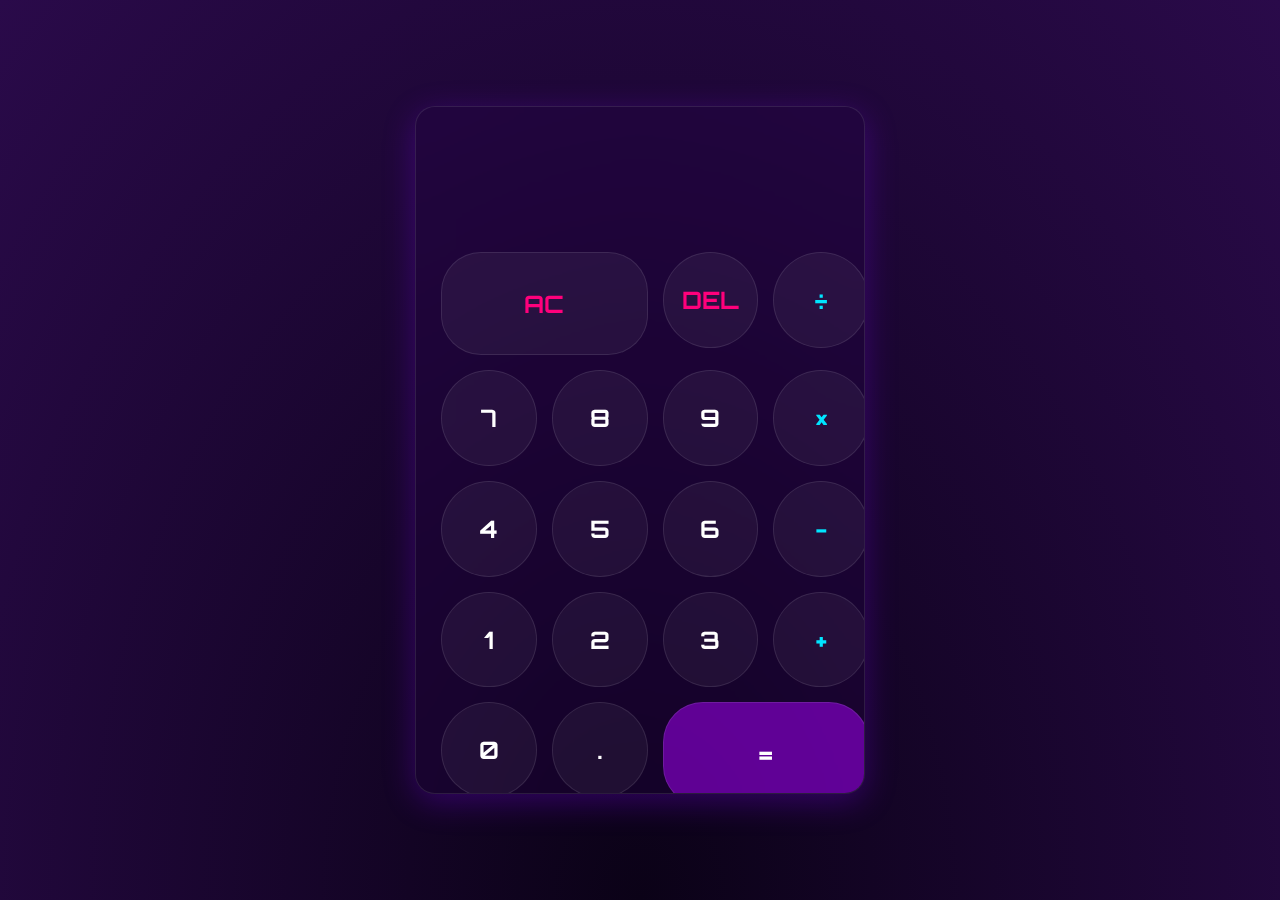
<file: calculadora/index.html>
<!DOCTYPE html>
<html lang="pt-br">

<head>
     <meta charset="UTF-8">
     <meta name="viewport" content="width=device-width, initial-scale=1.0">
     <title>Calculadora Futurista</title>
     <link href="https://fonts.googleapis.com/css2?family=Orbitron:wght@400;700&display=swap" rel="stylesheet">
     <link rel="stylesheet" href="style.css">
</head>

<body>

     <div class="calculator-container">
          <div class="display">
               <div data-previous-operand class="previous-operand"></div>
               <div data-current-operand class="current-operand"></div>
          </div>

          <div class="buttons-grid">
               <button data-all-clear class="span-two">AC</button>
               <button data-delete>DEL</button>
               <button data-operation>÷</button>

               <button data-number>7</button>
               <button data-number>8</button>
               <button data-number>9</button>
               <button data-operation>×</button>

               <button data-number>4</button>
               <button data-number>5</button>
               <button data-number>6</button>
               <button data-operation>-</button>

               <button data-number>1</button>
               <button data-number>2</button>
               <button data-number>3</button>
               <button data-operation>+</button>

               <button data-number>0</button>
               <button data-number>.</button>
               <button data-equals class="span-two">=</button>
          </div>
     </div>

</body>

</html>
</file>
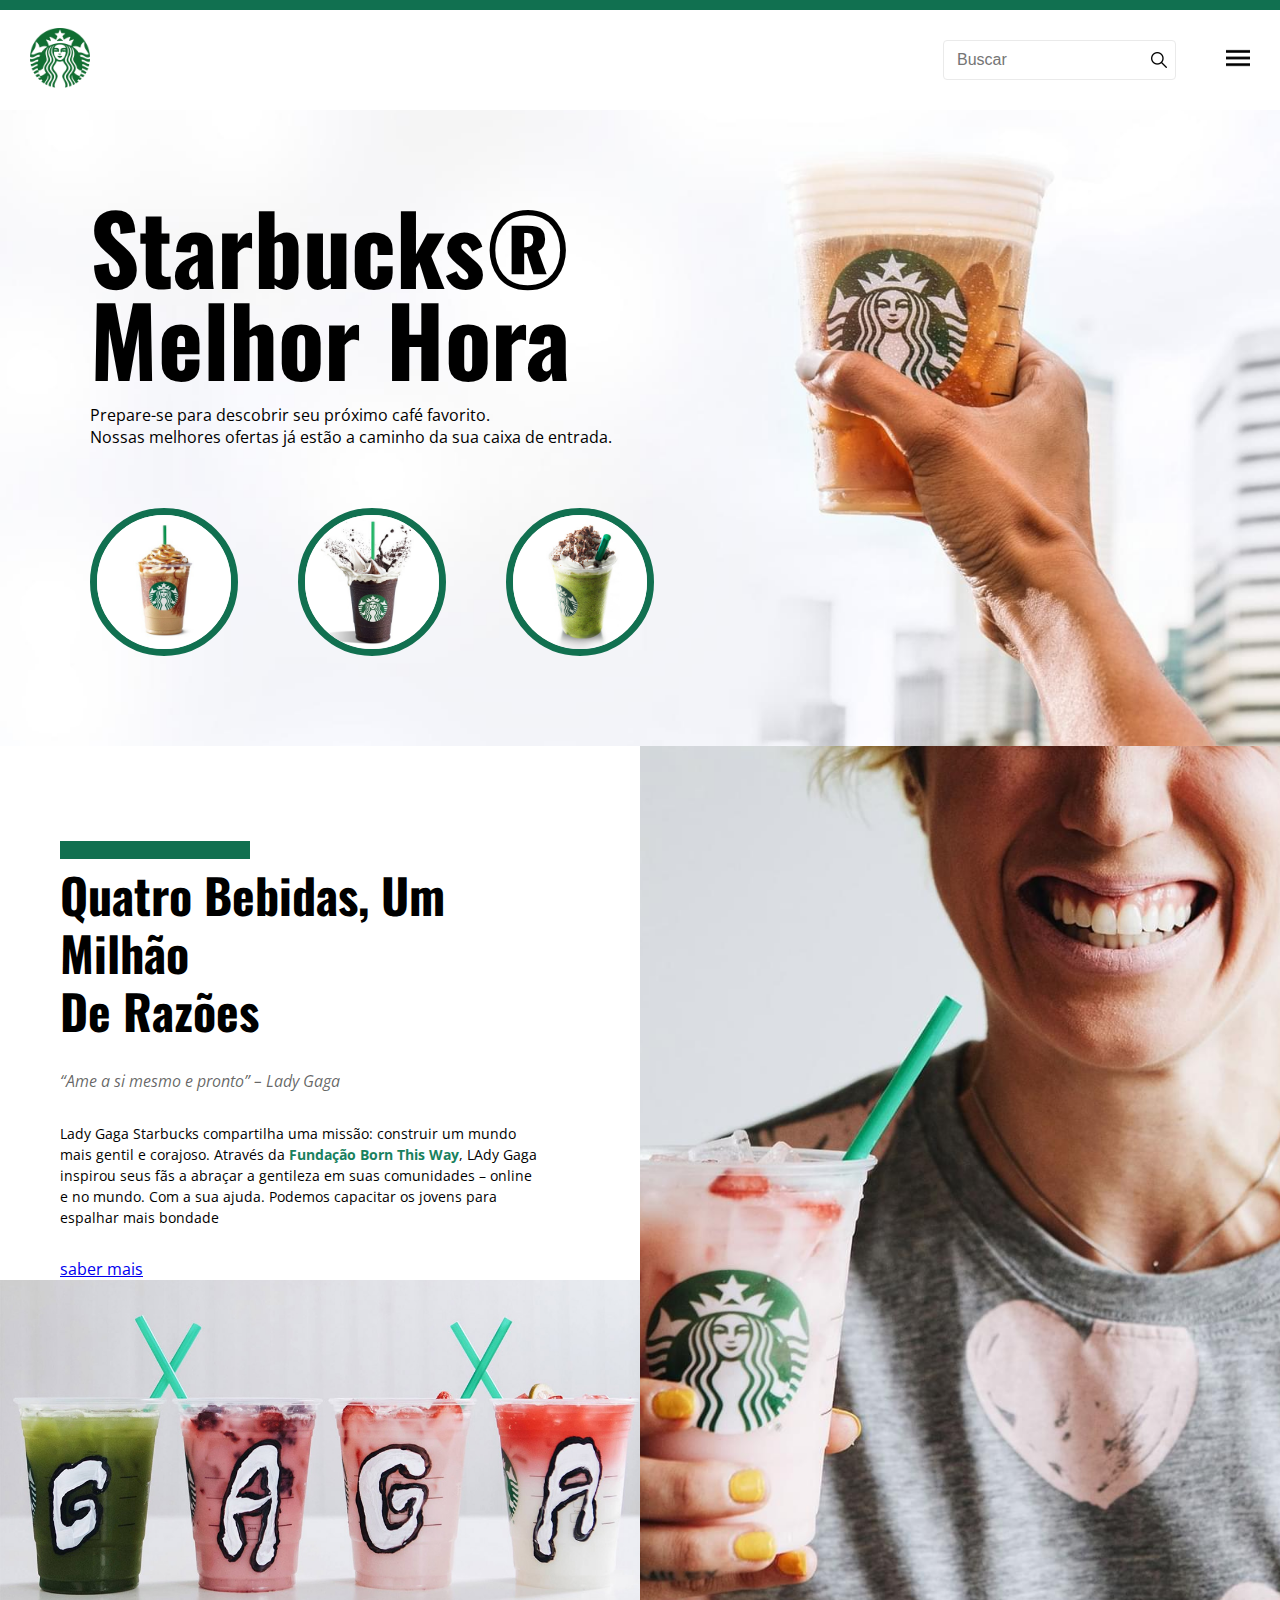
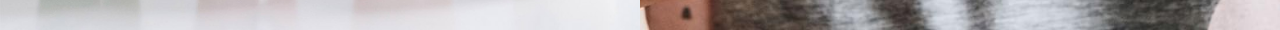
<file: project-starbucks/index.html>
<!DOCTYPE html>
<html lang="pt-br">

<head>
   <meta charset="UTF-8">
   <meta name="viewport" content="width=device-width, initial-scale=1.0">
   <title>Starbucks</title>

   <link rel="stylesheet" href="./assets/css/style.css">
   <!-- font oswald e open sans -->
   <link rel="preconnect" href="https://fonts.googleapis.com">
   <link rel="preconnect" href="https://fonts.gstatic.com" crossorigin>
   <link href="https://fonts.googleapis.com/css2?family=Open+Sans:ital,wght@0,300..800;1,300..800&family=Oswald:wght@200..700&display=swap" rel="stylesheet">
</head>

<body>
   <!-- ============== Header ==================== -->
   <header>
      <div class="line"></div>
      <div class="container header">
         <div class="header-esquerda">
            <a href="#"><img src="assets/imgs/logo.png" alt="logo imagem" width="60" height="60px"></a>
         </div>
         <div class="header-direita">
            <div class="header-buscar">
               <form>
                  <input type="text" name="buscar" placeholder="Buscar">
                  <button>
                     <img src="assets/imgs/loupe.png" alt="botão buscar" width="16px" height="16px">
                  </button>
               </form>
            </div>
            <div class="menu"><img src="./assets/imgs/menu.png" alt="menu" width="24" height="24px"></div>
         </div>
      </div>
   </header>

   <!-- =============== HERO ===================== -->
   <section class="hero">
      <div class="container">
         <h1>Starbucks®<br>Melhor Hora</h1>
         <span>Prepare-se para descobrir seu próximo café favorito.<br> Nossas melhores ofertas já estão a caminho da sua caixa de entrada.</span>
         <div class="hero-img">
            <img src="assets/imgs/c1.jpg" alt="">
            <img src="assets/imgs/c2.jpg" alt="">
            <img src="assets/imgs/c3.jpg" alt="">
         </div>
      </div>
   </section>

   <!-- ============= AREA 1 ===================== -->
   <section class="area1">
      <div class="area1-container">
         <h2>quatro bebidas, um milhão <br> de razões</h2>
         <span>“Ame a si mesmo e pronto” – Lady Gaga</span>
         <p>Lady Gaga Starbucks compartilha uma missão: construir um mundo mais gentil e corajoso. Através da <strong>Fundação Born This Way</strong>, LAdy Gaga inspirou seus fãs a abraçar a gentileza em suas comunidades – online e no mundo. Com a sua ajuda. Podemos capacitar os jovens para espalhar mais bondade</p>
         <a href="#">saber mais</a>
      </div>
      <div class="area1-img1"></div>
      <div class="area1-img2"></div>
   </section>
</body>

</html>
</file>
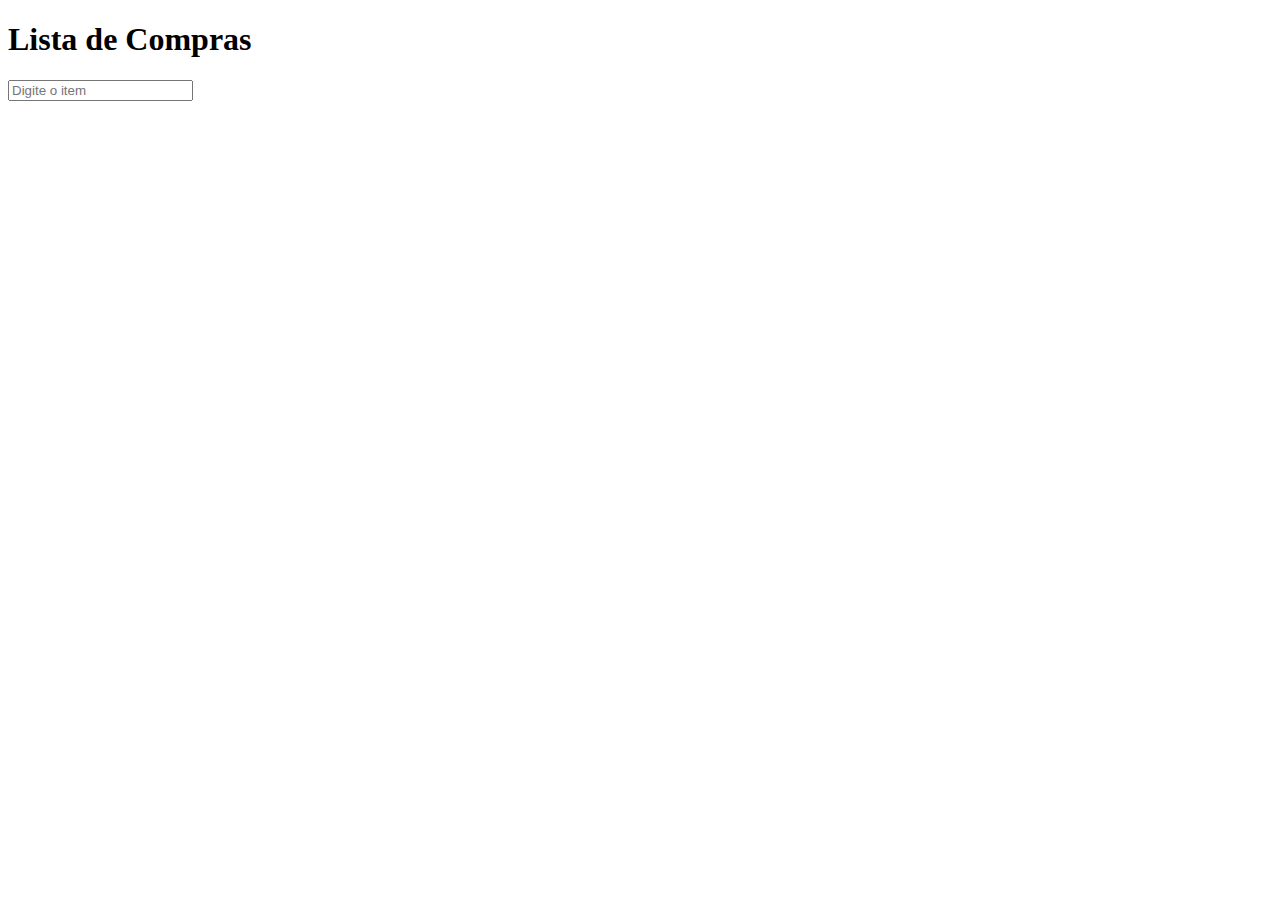
<file: exe/lista-exe/index.html>
<!DOCTYPE html>
<html lang="pt-br">

<head>
     <meta charset="UTF-8">
     <meta name="viewport" content="width=device-width, initial-scale=1.0">
     <title>Treino JS Exercicio Lista</title>
</head>

<body>
     <h1>Lista de Compras</h1>
     <ul>

     </ul>
     <input type="text" placeholder="Digite o item">

     <script src="assets/lista.js"></script>
</body>

</html>
</file>
<file: calculadora/style.css>
/* Importa a fonte futurista */
@import url("https://fonts.googleapis.com/css2?family=Orbitron:wght@400;700&display=swap");

*,
*::before,
*::after {
  box-sizing: border-box;
  margin: 0;
  padding: 0;
}

body {
  font-family: "Orbitron", sans-serif;
  height: 100vh;
  width: 100vw;
  /* Tela cheia, sem scroll */
  overflow: hidden;

  /* Fundo espacial */
  background: radial-gradient(ellipse at bottom, #0b0217, #2a0a4a);

  /* Centraliza a calculadora */
  display: grid;
  place-items: center;
}

.calculator-container {
  width: 100%;
  max-width: 450px; /* Limita o tamanho máximo */

  /* O Efeito Glassmorphism (Vidro Fosco) */
  background: rgba(40, 0, 80, 0.25);
  backdrop-filter: blur(15px);
  -webkit-backdrop-filter: blur(15px); /* Para Safari */

  border: 1px solid rgba(255, 255, 255, 0.1);
  border-radius: 20px;

  /* Sombra suave para dar profundidade */
  box-shadow: 0 8px 32px 0 rgba(128, 0, 255, 0.3);

  overflow: hidden; /* Garante que os filhos não vazem */
}

/* --- O Visor --- */
.display {
  padding: 25px;
  text-align: right;
  color: white;
  word-wrap: break-word;
  word-break: break-all;
  min-height: 120px;
  display: flex;
  flex-direction: column;
  justify-content: space-around;
}

.previous-operand {
  font-size: 1.5rem;
  color: rgba(255, 255, 255, 0.6); /* Mais apagado */
}

.current-operand {
  font-size: 2.5rem;
  color: white; /* Cor principal */
}

/* --- A Grade de Botões --- */
.buttons-grid {
  display: grid;
  grid-template-columns: repeat(4, 1fr);
  gap: 15px;
  padding: 25px;
}

button {
  font-family: "Orbitron", sans-serif;
  font-size: 1.5rem;
  font-weight: bold;
  color: white;
  cursor: pointer;

  /* Faz os botões ficarem circulares (ou quase) */
  aspect-ratio: 1 / 1; /* Mantém a proporção 1:1 */
  border-radius: 50%;

  /* Fundo dos botões (semi-transparente) */
  background: rgba(255, 255, 255, 0.05);
  border: 1px solid rgba(255, 255, 255, 0.1);

  transition: all 0.2s ease;
}

/* Efeito de brilho ao passar o mouse */
button:hover {
  background: rgba(255, 255, 255, 0.15);
  /* O brilho neon */
  box-shadow: 0 0 15px 0 rgba(170, 0, 255, 0.7);
}

button:active {
  transform: scale(0.95); /* Efeito de clique */
}

/* Para botões que ocupam 2 espaços */
.span-two {
  grid-column: span 2;
  aspect-ratio: 2 / 1; /* Proporção 2:1 */
  border-radius: 40px; /* Mais ovalado */
}

/* Cor diferente para botões de função */
button[data-operation] {
  color: #00e5ff; /* Ciano Neon */
}

button[data-all-clear],
button[data-delete] {
  color: #ff007b; /* Magenta Neon */
}

button[data-equals] {
  background-color: rgba(170, 0, 255, 0.5); /* Roxo Neon */
}

button[data-equals]:hover {
  box-shadow: 0 0 20px 0 rgba(170, 0, 255, 1);
}
</file>
<file: project-starbucks/assets/css/style.css>
* {
  margin: 0;
  padding: 0;
  box-sizing: border-box;
}

body {
  font-family: "Open Sans", sans-serif;
}

.btn {
  text-decoration: none;
  display: inline-block;
  color: rgb(145, 145, 145);
  font: 400 1rem/150% "Oswald", sans-serif;
  text-transform: capitalize;
  padding: 10px 50px;
  border: 3px solid #117050e1;
  border-radius: 5px;
  margin-block: 30px 60px;
  transition: all 0.3s ease;
}

.btn:hover,
.btn:focus,
.btn:focus-visible {
  background-color: #117050;
  color: white;
}

.btn:active {
  scale: calc(0.95);
}

/* ========== Header =================== */
header .line {
  background-color: #117050;
  height: 10px;
  width: 100%;
}

.container {
  max-width: 1440px;
  margin-inline: auto;
  padding-inline: 30px;
}

.header {
  display: flex;
  justify-content: space-between;
  align-items: center;
  height: 100px;
}

.header-esquerda img {
  width: 60px;
  height: 60px;
}

.header-buscar form {
  display: flex;
  width: 100%;
}

.header-buscar input {
  font-size: 16px;
  padding: 10px 13px;
  border: 1px solid #eaeaea;
  outline: none;
  width: 100%;
  border-radius: 4px;
}

.header-buscar button {
  background-color: transparent;
  border: none;
  margin-left: -30px;
  padding-top: 3px;
  padding-inline: 5px 7px;
  cursor: pointer;
  transition: all 6ms ease;
}

.header-direita {
  display: flex;
  align-items: center;
  gap: 50px;
}

.header-buscar button:hover {
  outline: 3px solid #292929c0;
  border-radius: 4px;
}

.header-buscar button:active {
  scale: calc(0.95);
}

.header-buscar button img {
  width: 16px;
  height: 16px;
}

.header-direita .menu {
  cursor: pointer;
}

.header-direita .menu img {
  width: 24px;
  height: 24px;
}

/* ====================== HERO ========================== */
.hero {
  background: url("../imgs/bg.jpg") no-repeat center/cover;
  padding-top: 90px;
  padding-bottom: 90px;
  padding-left: 60px;
}

.hero h1 {
  font-size: 96px;
  line-height: 96%;
  font-weight: 700;
  font-family: "Oswald", sans-serif;
  margin-bottom: 20px;
}

.hero-img {
  display: flex;
  gap: 60px;
  margin-top: 60px;
}

.hero-img img {
  width: 148px;
  height: 148px;
  border-radius: 50%;
  border: 7px solid #117050;
}

/*  =====================    AREA 1 ========================== */
.area1 {
  display: grid;
  grid-template-columns: repeat(2, 1fr);
}

.area1 .area1-container {
  padding-inline: 60px;
}

.area1-container h2 {
  margin-top: 120px;
  font: 700 48px/120% "Oswald", sans-serif;
  position: relative;
  text-transform: capitalize;
  margin-bottom: 30px;
}

.area1-container h2::before {
  content: "";
  position: absolute;
  width: 190px;
  height: 18px;
  top: -25px;
  left: 0;
  background-color: #117050;
}

.area1-container span {
  font: 400 16px/150% "Open Sans", sans-serif;
  font-style: italic;
  color: #0000009c;
  margin-bottom: 30px;
  display: inline-block;
}

.area1-container p {
  font: 400 14px/150% "Open Sans", sans-serif;
  width: 60ch;
  margin-bottom: 30px;
}

.area1-container p strong {
  color: #19815e;
}

.area1 .area1-img1 {
  grid-column: 2/3;
  grid-row: 1/3;
  background: url("../imgs/f1.jpg") no-repeat center/cover;
}

.area1 .area1-img2 {
  background: url("../imgs/f2.jpg") no-repeat center/cover;
  height: 350px;
}

/* ============= AREA2 ========================== */
.area2 {
  display: grid;
  grid-template-columns: repeat(2, 1fr);
}

.area2 .area2-container {
  padding-inline: 60px;
}

.area2-container h2 {
  margin-top: 120px;
  font: 700 48px/120% "Oswald", sans-serif;
  position: relative;
  text-transform: capitalize;
  margin-bottom: 30px;
}

.area2-container h2::before {
  content: "";
  position: absolute;
  width: 190px;
  height: 18px;
  top: -25px;
  left: 0;
  background-color: #117050;
}

.area2-container p {
  font: 400 14px/150% "Open Sans", sans-serif;
  width: 60ch;
  margin-bottom: 30px;
}

.area1-container p strong {
  color: #19815e;
}

.area2 .area2-img1 {
  grid-column: 1/2;
  grid-row: 1/3;
  background: url("../imgs/f3.jpg") no-repeat center/cover;
}

.area2 .area2-img2 {
  background: url("../imgs/f4.jpg") no-repeat center/cover;
  height: 350px;
}

/* ====================  AREA 3 ======================= */
.area3 {
  display: grid;
  grid-template-columns: 1fr 1fr;
}

.area3 .img1 {
  background: url("../imgs/f5.jpg") no-repeat center top / cover;
  grid-column: 2/3;
}

.area3 .conteiner {
  padding-inline: 60px;
  overflow: hidden;
  padding-bottom: 150px;
  background: url("../imgs/bg2.jpg") no-repeat left center/cover;
}

.area3 .conteiner h2 {
  margin-top: 220px;
  font: 700 48px/120% "Oswald", sans-serif;
  position: relative;
  text-transform: capitalize;
  margin-bottom: 30px;
}

.area3 .conteiner p {
  font: 400 14px/150% "Open Sans", sans-serif;
  width: 60ch;
  margin-bottom: 30px;
}

.area3 .conteiner a {
  margin-bottom: 60px;
}

/* ============= AREA 4 ================== */
.area4 {
  display: grid;
  grid-template-columns: 25% 1fr;
}

.area4 .img {
  background: url("../imgs/bg3.jpg") no-repeat left center / cover;
}

.area4 .container {
  background-color: #e8e9ee;
  padding-inline: 60px;
}

.area4 .container h2 {
  margin-top: 120px;
  font: 700 38px/120% "Oswald", sans-serif;
  position: relative;
  text-transform: capitalize;
  margin-bottom: 30px;
}

.area4 .container h2::before {
  content: "";
  position: absolute;
  width: 120px;
  height: 18px;
  top: -25px;
  left: 0;
  background-color: #117050;
}

.area4 .container p {
  font: 400 14px/150% "Open Sans", sans-serif;
}
</file>
